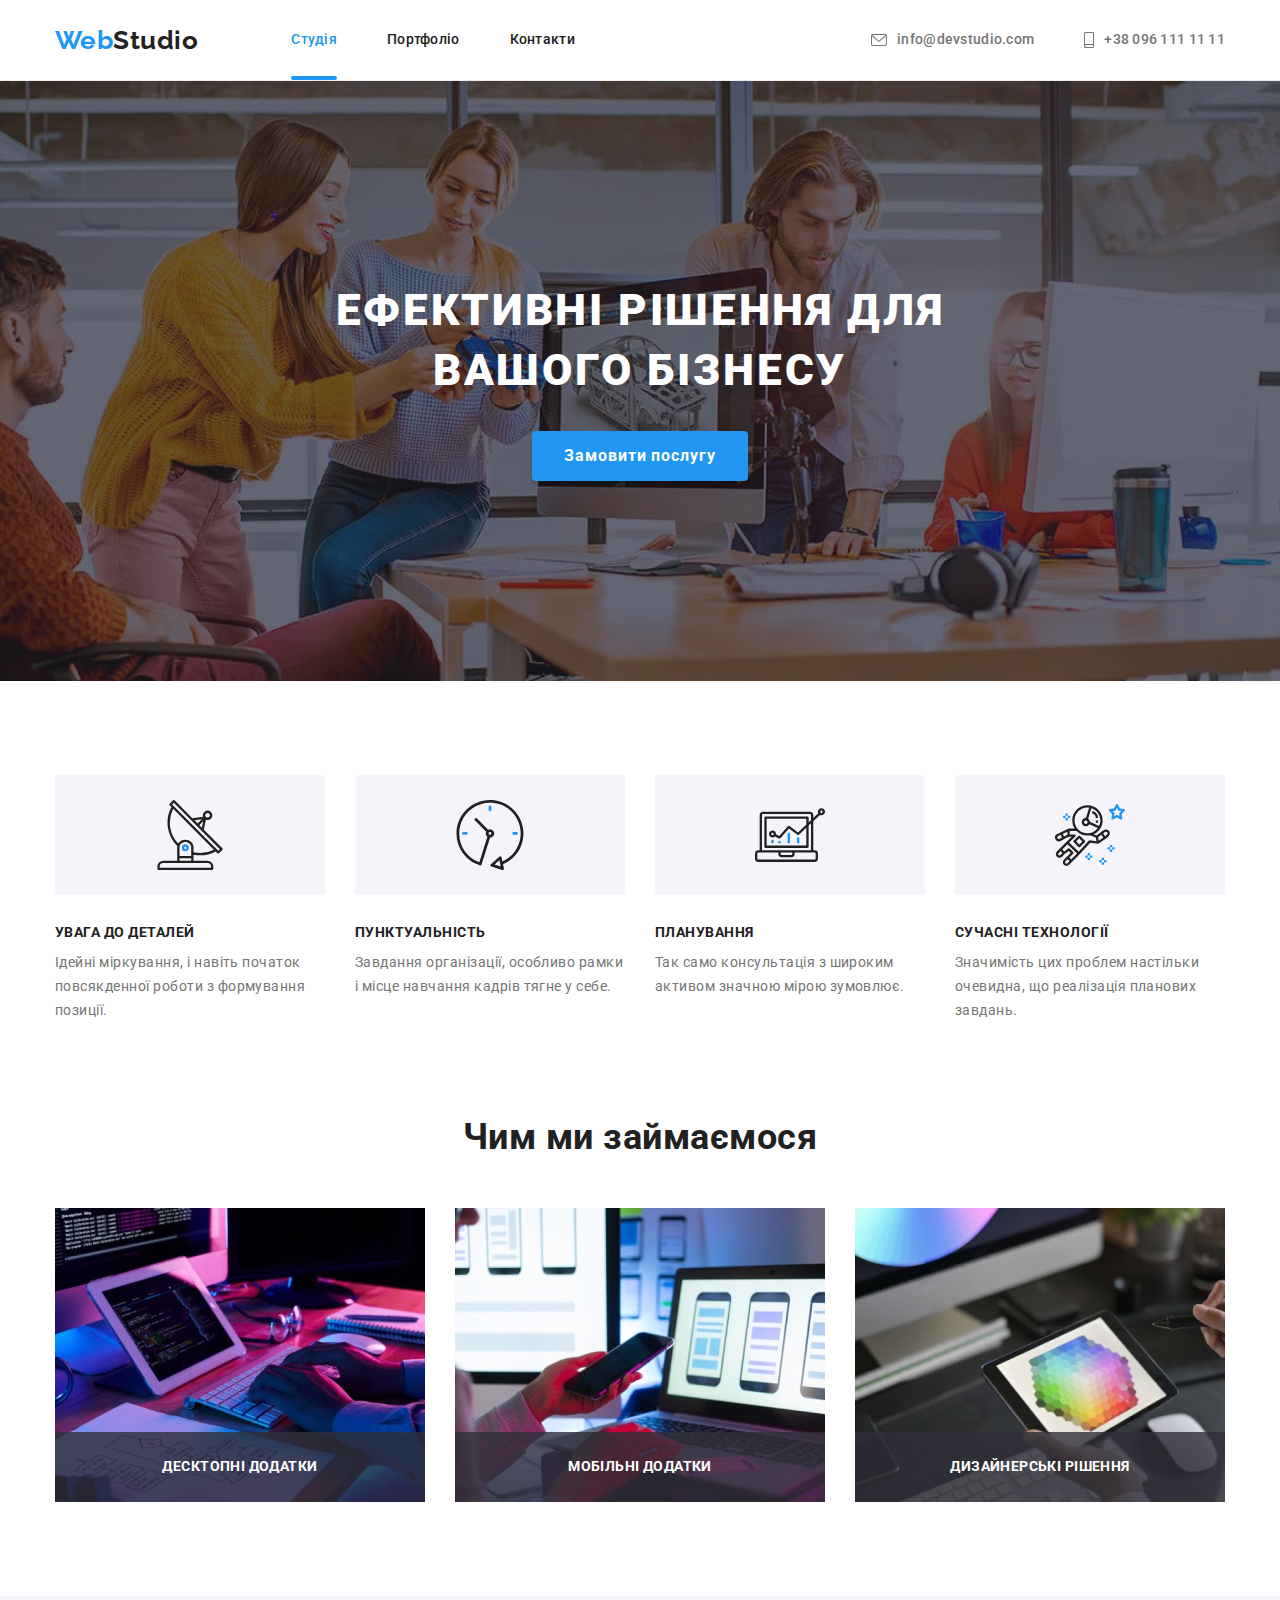
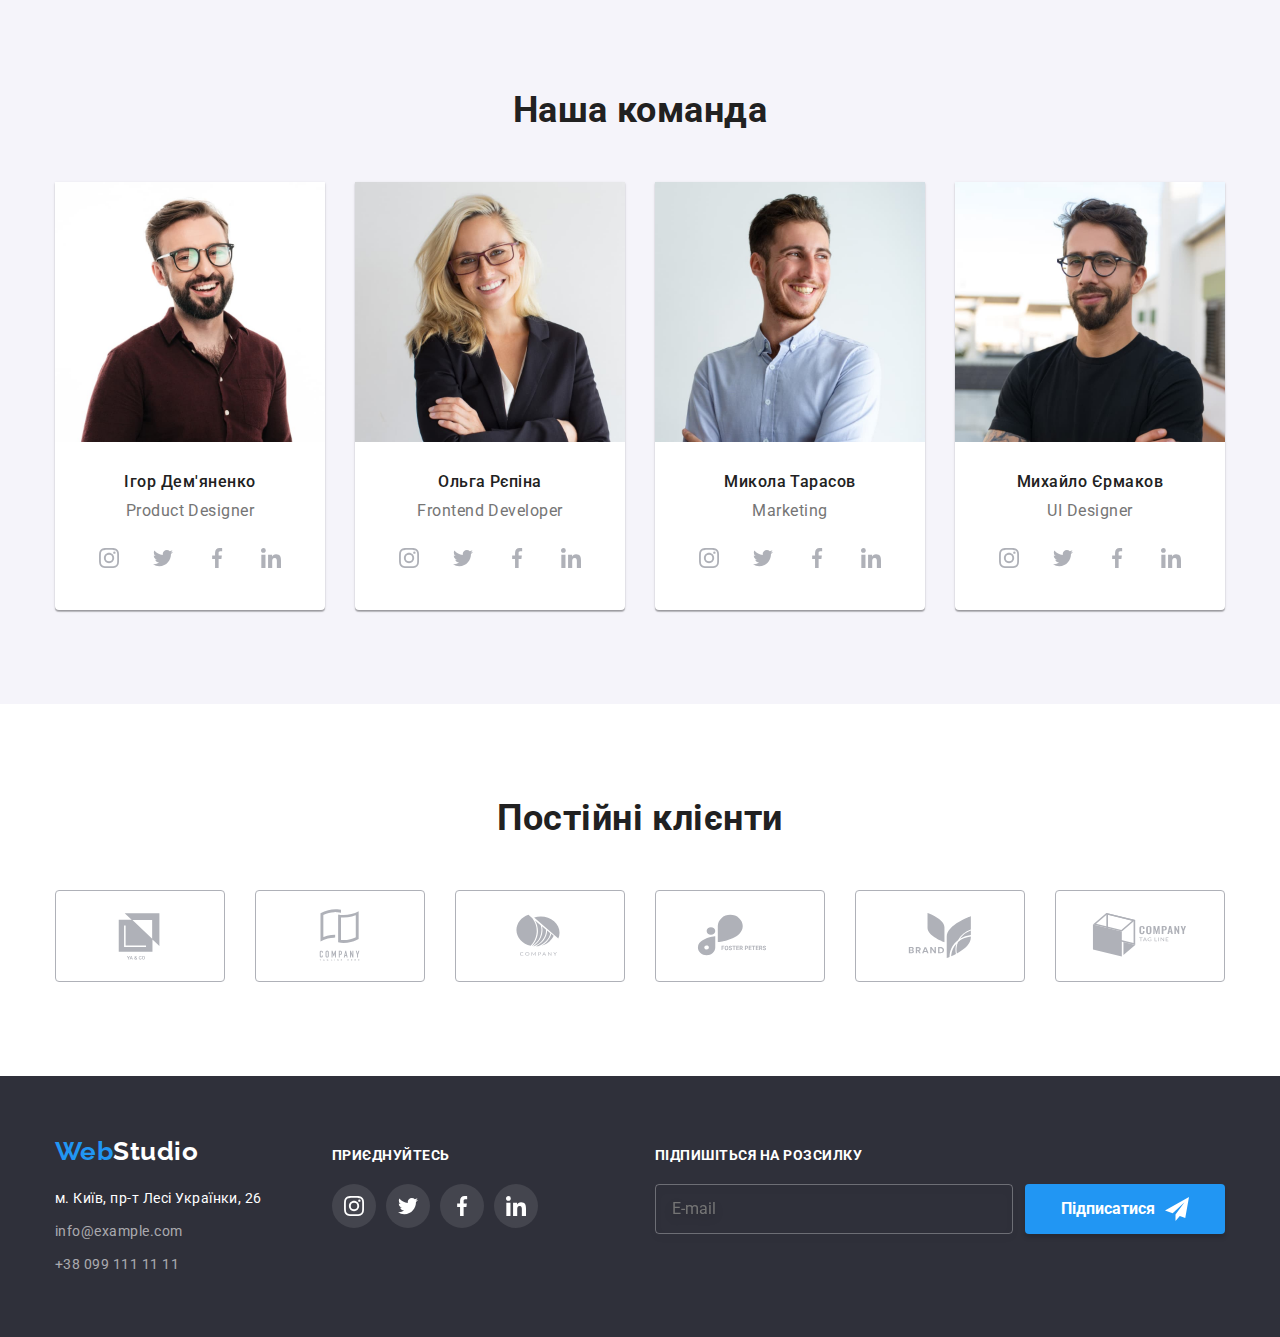
<file: index.html>
<!DOCTYPE html>
<html lang="uk">
	<head>
		<meta charset="UTF-8" />
		<meta http-equiv="X-UA-Compatible" content="IE=edge" />
		<meta name="viewport" content="width=device-width, initial-scale=1.0" />
		<title>ВебСтудія</title>
		<link rel="preconnect" href="https://fonts.googleapis.com" />
		<link rel="preconnect" href="https://fonts.gstatic.com" crossorigin />
		<link
			href="https://fonts.googleapis.com/css2?family=Raleway:wght@700&family=Roboto:wght@400;500;700;900&display=swap"
			rel="stylesheet"
		/>
		<link
			rel="stylesheet"
			href="https://cdnjs.cloudflare.com/ajax/libs/modern-normalize/1.1.0/modern-normalize.min.css"
		/>
		<link rel="stylesheet" href="./css/styles.css" />
	</head>
	<body>
		<!-- header -->
		<header class="header">
			<div class="container header-nav">
				<a href="./index.html" lang="en" class="logo link"> Web<span>Studio</span></a>
				<nav>
					<ul class="site-nav list">
						<li class="item"><a href="./index.html" class="link current">Студія</a></li>
						<li class="item"><a href="./portfolio.html" class="link">Портфоліо</a></li>
						<li class="item"><a href="" class="link">Контакти</a></li>
					</ul>
				</nav>
				<ul class="site-nav list auth-list">
					<li class="item">
						<a href="mailto:info@devstudio.com" class="link">
							<svg class="icon" width="16" height="12">
								<use href="./images/icons.svg#icon-envelope"></use>
							</svg>
							info@devstudio.com</a
						>
					</li>
					<li class="item">
						<a href="tel:+380961111111" class="link">
							<svg class="icon" width="10" height="16">
								<use href="./images/icons.svg#icon-smartphone"></use></svg>
							+38 096 111 11 11</a>
						
					</li>
				</ul>
			</div>
		</header>
		<!-- main -->
		<main>
			<!-- banner -->
			<section class="hero">
				<div class="hero-content container">
					<h1 class="hero-title">Ефективні рішення для вашого бізнесу</h1>
					<button data-modal-open type="button" class="hero-button">Замовити послугу</button>
				</div>
			</section>

			<!-- Наші особливості -->
			<section class="features">
				<div class="container">
					<h2 class="features-title visually-hidden">Наші особливості</h2>
					<ul class="features-list list">
						<li class="features-items">
							<div class="features-picture">
								<svg class="features-icon" width="70" height="70">
									<use href="./images/icons.svg#icon-antenna"></use>
								</svg>
							</div>
							<h3 class="features-subtitle">Увага до деталей</h3>
							<p class="features-text">Ідейні міркування, і навіть початок повсякденної роботи з формування позиції.</p>
						</li>
						<li class="features-items">
							<div class="features-picture">
								<svg class="features-icon" width="70" height="70">
									<use href="./images/icons.svg#icon-clock"></use>
								</svg>
							</div>
							<h3 class="features-subtitle">Пунктуальність</h3>
							<p class="features-text">Завдання організації, особливо рамки і місце навчання кадрів тягне у себе.</p>
						</li>
						<li class="features-items">
							<div class="features-picture">
								<svg class="features-icon" width="70" height="70">
									<use href="./images/icons.svg#icon-diagram"></use>
								</svg>
							</div>
							<h3 class="features-subtitle">Планування</h3>
							<p class="features-text">Так само консультація з широким активом значною мірою зумовлює.</p>
						</li>
						<li class="features-items">
							<div class="features-picture">
								<svg class="features-icon" width="70" height="70">
									<use href="./images/icons.svg#icon-astronaut"></use>
								</svg>
							</div>
							<h3 class="features-subtitle">Сучасні технології</h3>
							<p class="features-text">Значимість цих проблем настільки очевидна, що реалізація планових завдань.</p>
						</li>
					</ul>
				</div>
			</section>
			<!-- Чим ми займаємось -->
			<section class="work">
				<div class="container">
					<h2 class="work-title">Чим ми займаємося</h2>
					<ul class="work-list list">
						<li class="work-list-item">
							<img src="./images/desktop-32.jpg" alt="Планшет на столі" width="370" height="294" />
							<p class="work-text">Десктопні додатки</p>
						</li>
						<li class="work-list-item">
							<img src="./images/mobile.jpg" alt="Телефон в руці" width="370" height="294" />
							<p class="work-text">Мобільні додатки</p>
						</li>
						<li class="work-list-item">
							<img src="./images/disign.jpg" alt="Планшет в руці" width="370" height="294" />
							<p class="work-text">Дизайнерські рішення</p>
						</li>
					</ul>
				</div>
			</section>
			<!-- наша команда -->
			<section class="team">
				<div class="container team-card">
					<h2 class="teams-title">Наша команда</h2>
					<ul class="team-list list">
						<li class="team-item">
							<img src="./images/img.jpg" alt="Фото Игоря" width="270" height="260" />
							<div class="team-discription">
								<h3 class="team-title">Ігор Дем'яненко</h3>
								<p lang="en" class="team-position">Product Designer</p>
								<ul class="team-social list">
									<li class="team-social-item">
										<a href="" class="team-social-link" aria-label="Instagram">
											<svg class="team-social-icon" width="20" height="20">
												<use href="./images/icons.svg#icon-instagram"></use>
											</svg>
										</a>
									</li>
									<li class="team-social-item">
										<a href="" class="team-social-link" aria-label="Twitter">
											<svg class="team-social-icon" width="20" height="20">
												<use href="./images/icons.svg#icon-twitter"></use>
											</svg>
										</a>
									</li>
									<li class="team-social-item">
										<a href="" class="team-social-link" aria-label="Facebook">
											<svg class="team-social-icon" width="20" height="20">
												<use href="./images/icons.svg#icon-facebook"></use>
											</svg>
										</a>
									</li>
									<li class="team-social-item">
										<a href="" class="team-social-link" aria-label="LinkedIn">
											<svg class="team-social-icon" width="20" height="20">
												<use href="./images/icons.svg#icon-linkedin"></use>
											</svg>
										</a>
									</li>
								</ul>
							</div>
						</li>
						<li class="team-item">
							<img src="./images/img-2.jpg" alt="Фото Ольги" width="270" height="260" />
							<div class="team-discription">
								<h3 class="team-title">Ольга Рєпіна</h3>
								<p lang="en" class="team-position">Frontend Developer</p>
								<ul class="team-social list">
									<li class="team-social-item">
										<a href="" class="team-social-link" aria-label="Instagram">
											<svg class="team-social-icon" width="20" height="20">
												<use href="./images/icons.svg#icon-instagram"></use>
											</svg>
										</a>
									</li>
									<li class="team-social-item">
										<a href="" class="team-social-link" aria-label="Twitter">
											<svg class="team-social-icon" width="20" height="20">
												<use href="./images/icons.svg#icon-twitter"></use>
											</svg>
										</a>
									</li>
									<li class="team-social-item">
										<a href="" class="team-social-link" aria-label="Facebook">
											<svg class="team-social-icon" width="20" height="20">
												<use href="./images/icons.svg#icon-facebook"></use>
											</svg>
										</a>
									</li>
									<li class="team-social-item">
										<a href="" class="team-social-link" aria-label="LinkedIn">
											<svg class="team-social-icon" width="20" height="20">
												<use href="./images/icons.svg#icon-linkedin"></use>
											</svg>
										</a>
									</li>
								</ul>
							</div>
						</li>
						<li class="team-item">
							<img src="./images/img-3.jpg" alt="Фото Николая" width="270" height="260" />
							<div class="team-discription">
								<h3 class="team-title">Микола Тарасов</h3>
								<p lang="en" class="team-position">Marketing</p>
								<ul class="team-social list">
									<li class="team-social-item">
										<a href="" class="team-social-link" aria-label="Instagram">
											<svg class="team-social-icon" width="20" height="20">
												<use href="./images/icons.svg#icon-instagram"></use>
											</svg>
										</a>
									</li>
									<li class="team-social-item">
										<a href="" class="team-social-link" aria-label="Twitter">
											<svg class="team-social-icon" width="20" height="20">
												<use href="./images/icons.svg#icon-twitter"></use>
											</svg>
										</a>
									</li>
									<li class="team-social-item">
										<a href="" class="team-social-link" aria-label="Facebook">
											<svg class="team-social-icon" width="20" height="20">
												<use href="./images/icons.svg#icon-facebook"></use>
											</svg>
										</a>
									</li>
									<li class="team-social-item">
										<a href="" class="team-social-link" aria-label="LinkedIn">
											<svg class="team-social-icon" width="20" height="20">
												<use href="./images/icons.svg#icon-linkedin"></use>
											</svg>
										</a>
									</li>
								</ul>
							</div>
						</li>
						<li class="team-item">
							<img src="./images/img-4.jpg" alt="Фото Михаила" width="270" height="260" />
							<div class="team-discription">
								<h3 class="team-title">Михайло Єрмаков</h3>
								<p lang="en" class="team-position">UI Designer</p>
								<ul class="team-social list">
									<li class="team-social-item">
										<a href="" class="team-social-link" aria-label="Instagram">
											<svg class="team-social-icon" width="20" height="20">
												<use href="./images/icons.svg#icon-instagram"></use>
											</svg>
										</a>
									</li>
									<li class="team-social-item">
										<a href="" class="team-social-link" aria-label="Twitter">
											<svg class="team-social-icon" width="20" height="20">
												<use href="./images/icons.svg#icon-twitter"></use>
											</svg>
										</a>
									</li>
									<li class="team-social-item">
										<a href="" class="team-social-link" aria-label="Facebook">
											<svg class="team-social-icon" width="20" height="20">
												<use href="./images/icons.svg#icon-facebook"></use>
											</svg>
										</a>
									</li>
									<li class="team-social-item">
										<a href="" class="team-social-link" aria-label="LinkedIn">
											<svg class="team-social-icon" width="20" height="20">
												<use href="./images/icons.svg#icon-linkedin"></use>
											</svg>
										</a>
									</li>
								</ul>
							</div>
						</li>
					</ul>
				</div>
			</section>
			<!-- Clients -->
			<section class="clients">
				<div class="container">
					<h2 class="clients-title">Постійні клієнти</h2>
					<ul class="clients-list list">
						<li class="clients-item">
							<a href="" class="clients-link">
								<svg class="clients-icon" width="106" height="60">
									<use href="./images/icons.svg#icon-Logo-1"></use>
								</svg>
							</a>
						</li>
						<li class="clients-item">
							<a href="" class="clients-link">
								<svg class="clients-icon" width="106" height="60">
									<use href="./images/icons.svg#icon-Logo-2"></use>
								</svg>
							</a>
						</li>
						<li class="clients-item">
							<a href="" class="clients-link">
								<svg class="clients-icon" width="106" height="60">
									<use href="./images/icons.svg#icon-Logo-3"></use>
								</svg>
							</a>
						</li>
						<li class="clients-item">
							<a href="" class="clients-link">
								<svg class="clients-icon" width="106" height="60">
									<use href="./images/icons.svg#icon-Logo-4"></use>
								</svg>
							</a>
						</li>
						<li class="clients-item">
							<a href="" class="clients-link">
								<svg class="clients-icon" width="106" height="60">
									<use href="./images/icons.svg#icon-Logo-5"></use>
								</svg>
							</a>
						</li>
						<li class="clients-item">
							<a href="" class="clients-link">
								<svg class="clients-icon" width="106" height="60">
									<use href="./images/icons.svg#icon-Logo-6"></use>
								</svg>
							</a>
						</li>
					</ul>
				</div>
			</section>
		</main>
		<!-- Footer -->
		<footer class="footer">
			<div class="container">
				<div class="adress-footer">
					<a href="./index.html" lang="en" class="footer-link logo link">Web<span>Studio</span></a>
					<address class="address">
						<p class="address-contact">м. Київ, пр-т Лесі Українки, 26</p>
						<ul class="contact-list list">
							<li class="item"><a href="mailto:info@example.com" class="link contact-item">info@example.com</a></li>
							<li class="item"><a href="tel:+380991111111" class="link contact-item">+38 099 111 11 11</a></li>
						</ul>
					</address>
				</div>
				<div class="join">
					<strong class="join-title">Приєднуйтесь</strong>
					<ul class="join-list list">
						<li class="join-item">
							<a href="" class="social-link" aria-label="Instagram">
								<svg class="social-icon" width="20" height="20">
									<use href="./images/icons.svg#icon-instagram"></use>
								</svg>
							</a>
						</li>
						<li class="join-item">
							<a href="" class="social-link" aria-label="Twitter">
								<svg class="social-icon" width="20" height="20">
									<use href="./images/icons.svg#icon-twitter"></use>
								</svg>
							</a>
						</li>
						<li class="join-item">
							<a href="" class="social-link" aria-label="Facebook">
								<svg class="social-icon" width="20" height="20">
									<use href="./images/icons.svg#icon-facebook"></use>
								</svg>
							</a>
						</li>
						<li class="join-item">
							<a href="" class="social-link" aria-label="LinkedIn">
								<svg class="social-icon" width="20" height="20">
									<use href="./images/icons.svg#icon-linkedin"></use>
								</svg>
							</a>
						</li>
					</ul>
				</div>
				<form class="subscrip-form">
					<div class="subscrip-wrap">
						<label for="subscrip" class="subscrip-title">Підпишіться на розсилку</label>

						<input type="email" id="subscrip" name="subscrip" class="subscrip-input" placeholder="E-mail" />
					</div>
					<button type="submit" class="subscrip-btn button">Підписатися</button>
				</form>
			</div>
		</footer>
		<!--  Модільне вікно -->
		<div data-modal class="backdrop is-hidden">
			<div class="modal">
				<button data-modal-close class="btn-close">
					<svg class="btn-close-icon" width="11px" height="11px">
						<use href="./images/icons.svg#icon-btn-close"></use>
					</svg>
				</button>
				
				<!--   Форма модального вікна -->

				
				<p class="form-title">Залиште свої дані, ми вам передзвонимо</p>
				<form class="form-modal">
					<label class="form-label">Ім'я
					<span class="input-field">
						<svg class="input-icon" width="18" height="18">
							<use href="./images/icons.svg#icon-person-icon"></use>
						</svg>
						<input type="text" name="name" class="form-input" />
					</span>
                    </label>
					<label  class="form-label">Телефон
					<span class="input-field">
						<svg class="input-icon" width="18" height="18">
							<use href="./images/icons.svg#icon-phone-icon"></use>
						</svg>
						<input type="tel" name="tel" class="form-input" />
					</span>
					</label>

					<label class="form-label">Пошта
					<span class="input-field">
						<svg class="input-icon" width="18" height="18">
							<use href="./images/icons.svg#icon-email-icon"></use>
						</svg>
						<input type="email" name="email" class="form-input" />
					</span>
					</label>

					<label  class="form-field-textarea">Коментар
					<textarea name="comment"  placeholder="Введіть текст" class="textarea-input"></textarea>
					</label>

					
					<label class="policy-checkbox">
							<input type="checkbox" name="policy" class="checkbox visually-hidden" />
							<span class="checkbox-icon"></span>
							Погоджуюся з розсилкою та приймаю <a href="#" class="policy-link"> Умови договору</a>
						</label>
					<button type="submit" class="submit-btn button">Відправити</button>
				</form>
			</div>
		</div>
		<script src="./js/modal.js"></script>
	</body>
</html>
</file>
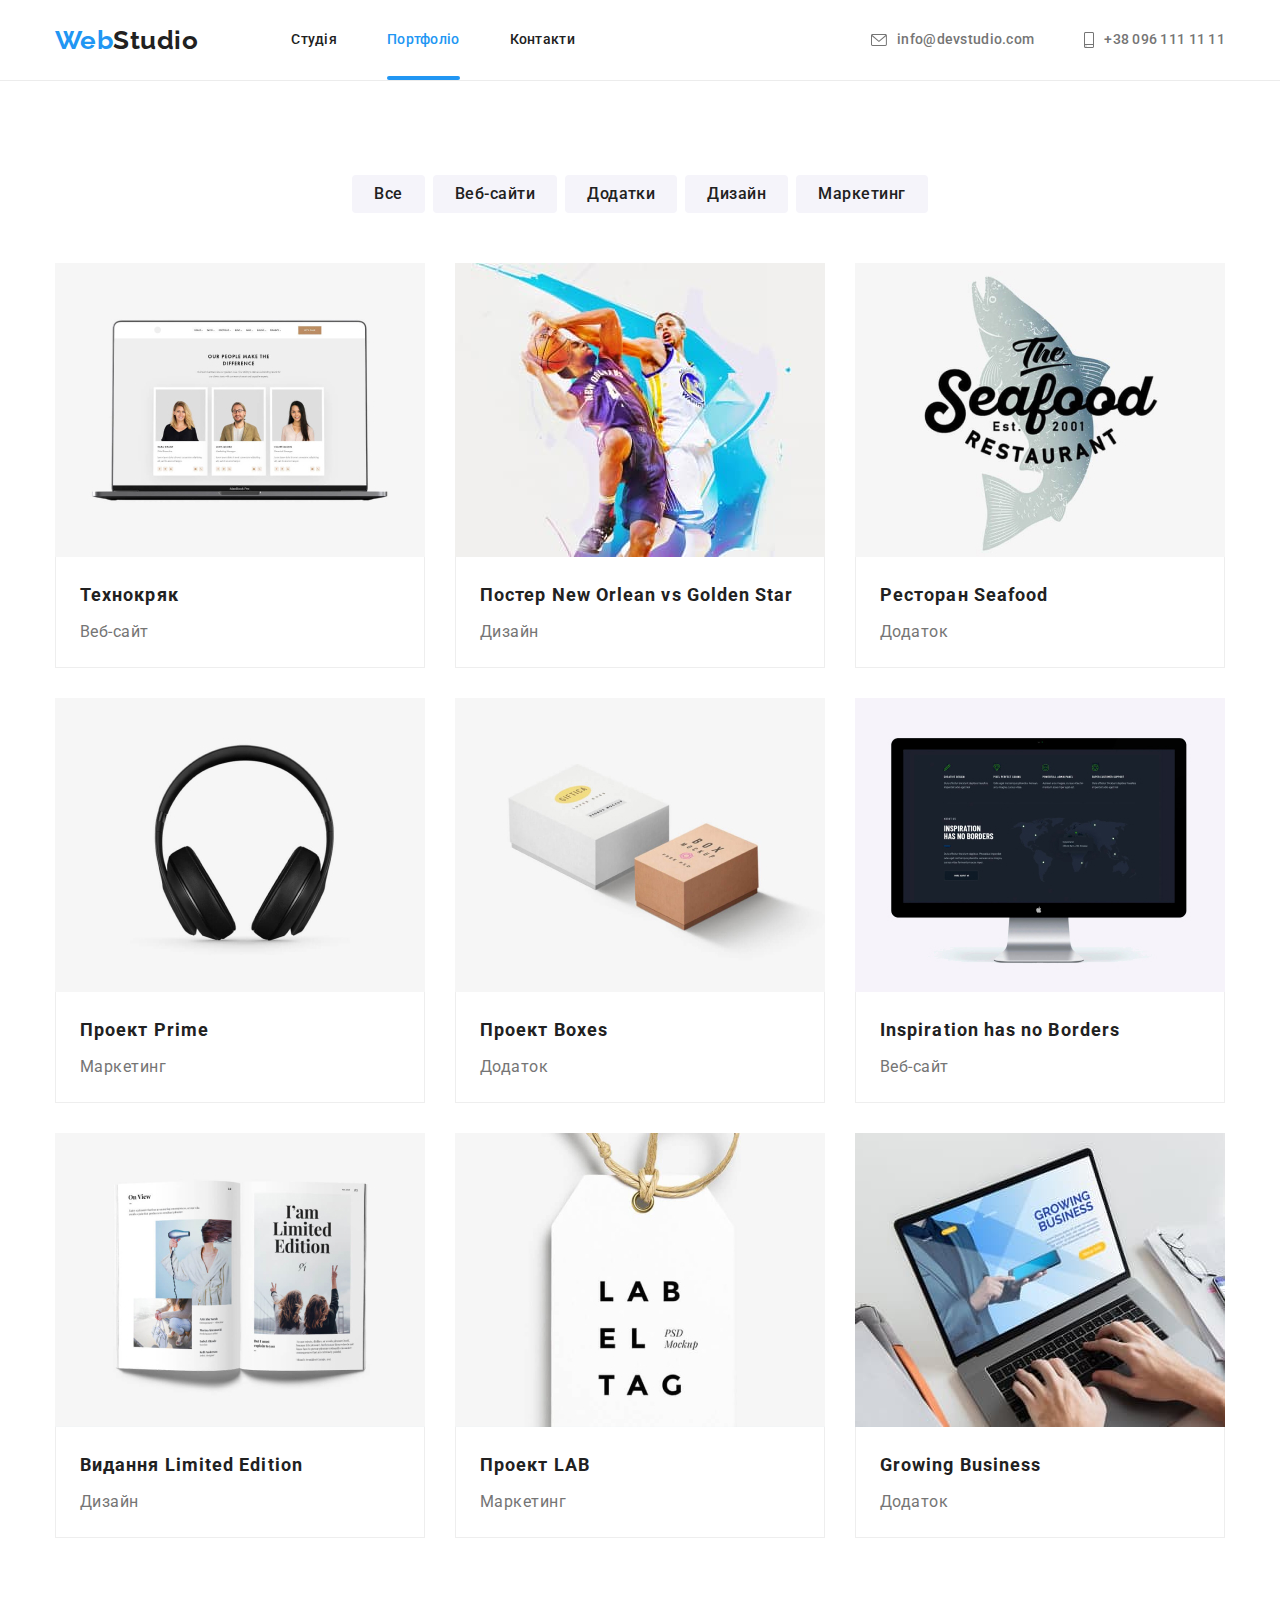
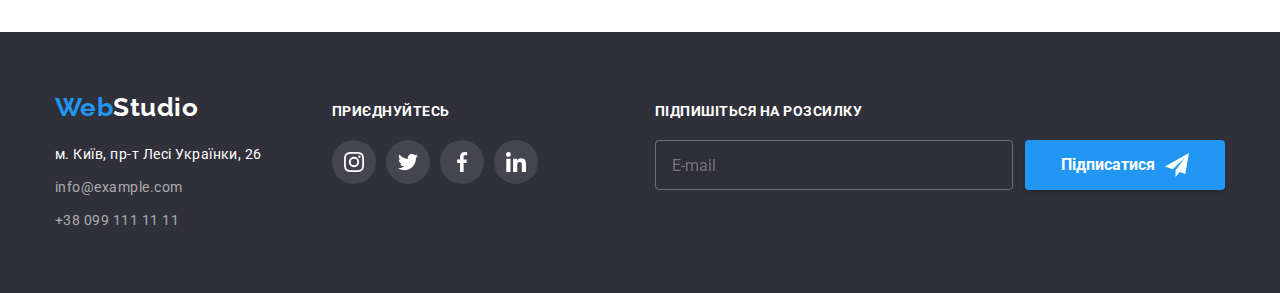
<file: portfolio.html>
<!DOCTYPE html>
<html lang="uk">
	<head>
		<meta charset="UTF-8" />
		<meta http-equiv="X-UA-Compatible" content="IE=edge" />
		<meta name="viewport" content="width=device-width, initial-scale=1.0" />
		<title>Портфоліо</title>
		<link rel="preconnect" href="https://fonts.googleapis.com" />
		<link rel="preconnect" href="https://fonts.gstatic.com" crossorigin />
		<link
			href="https://fonts.googleapis.com/css2?family=Raleway:wght@700&family=Roboto:wght@400;500;700;900&display=swap"
			rel="stylesheet"
		/>
		<link
			rel="stylesheet"
			href="https://cdnjs.cloudflare.com/ajax/libs/modern-normalize/1.1.0/modern-normalize.min.css"
		/>
		<link rel="stylesheet" href="./css/styles.css" />
	</head>
	<body>
		<!-- Header -->
		<header class="header">
			<div class="container header-nav">
				<a href="./index.html" lang="en" class="logo link"> Web<span>Studio</span></a>
				<nav>
					<ul class="site-nav list">
						<li class="item"><a href="./index.html" class="link">Студія</a></li>
						<li class="item"><a href="./portfolio.html" class="link current">Портфоліо</a></li>
						<li class="item"><a href="" class="link">Контакти</a></li>
					</ul>
				</nav>
				<ul class="auth-list site-nav list">
					<li class="item">
						<a href="mailto:info@devstudio.com" class="link">
							<svg class="icon" width="16" height="12">
								<use href="./images/icons.svg#icon-envelope"></use>
							</svg>
							info@devstudio.com</a
						>
					</li>
					<li class="item">
						<a href="tel:+380961111111" class="link">
							<svg class="icon" width="10" height="16">
								<use href="./images/icons.svg#icon-smartphone"></use></svg>+38 096 111 11 11</a
						>
					</li>
				</ul>
			</div>
		</header>
		<!-- Main -->
		<main>
			<section class="portfolio">
				<div class="container">
					<h1 class="visually-hidden">Портфоліо</h1>
					<ul class="filters list">
						<li class="filters-item"><button type="button" class="filters-btn">Все</button></li>
						<li class="filters-item"><button type="button" class="filters-btn">Веб-сайти</button></li>
						<li class="filters-item"><button type="button" class="filters-btn">Додатки</button></li>
						<li class="filters-item"><button type="button" class="filters-btn">Дизайн</button></li>
						<li class="filters-item"><button type="button" class="filters-btn">Маркетинг</button></li>
					</ul>

					<ul class="projects list">
						<li class="project-card">
							<a class="card-link link" href="">
								<div class="project-overlay-wrap">
									<img src="./images/portfolio-1.jpg" alt="Фото людей на моніторі ноутбука" width="370" height="294" />
									<p class="overlay-card">
										Ресурс пропонує комплексні пропозиції з різним рівнем функціоналу та сервісів. Все це дозволить
										відвідувачу отримати вичерпні відомості про компанію чи приватну особу.
									</p>
								</div>
								<div class="project-discription">
									<h2 class="project-title">Технокряк</h2>
									<p class="project-subject">Веб-сайт</p>
								</div>
							</a>
						</li>
						<li class="project-card">
							<a class="card-link link" href="">
								<div class="project-overlay-wrap">
									<img src="./images/portfolio-2.jpg" alt="Баскетболісти з мʼячем" width="370" height="294" />
									<p class="overlay-card">
										Ресурс пропонує комплексні пропозиції з різним рівнем функціоналу та сервісів. Все це дозволить
										відвідувачу отримати вичерпні відомості про компанію чи приватну особу.
									</p>
								</div>
								<div class="project-discription">
									<h2 class="project-title">
										Постер
										<span lang="en">New Orlean vs Golden Star</span>
									</h2>
									<p class="project-subject">Дизайн</p>
								</div>
							</a>
						</li>
						<li class="project-card">
							<a class="card-link link" href="">
								<div class="project-overlay-wrap">
									<img src="./images/portfolio-3.jpg" alt="Велика риба" width="370" height="294" />
									<p class="overlay-card">
										Ресурс пропонує комплексні пропозиції з різним рівнем функціоналу та сервісів. Все це дозволить
										відвідувачу отримати вичерпні відомості про компанію чи приватну особу.
									</p>
								</div>
								<div class="project-discription">
									<h2 class="project-title">
										Ресторан
										<span lang="en">Seafood</span>
									</h2>
									<p class="project-subject">Додаток</p>
								</div>
							</a>
						</li>
						<li class="project-card">
							<a class="card-link link" href="">
								<div class="project-overlay-wrap">
									<img src="./images/portfolio-4.jpg" alt="Навушники" width="370" height="294" />
									<p class="overlay-card">
										Ресурс пропонує комплексні пропозиції з різним рівнем функціоналу та сервісів. Все це дозволить
										відвідувачу отримати вичерпні відомості про компанію чи приватну особу.
									</p>
								</div>
								<div class="project-discription">
									<h2 class="project-title">
										Проект
										<span lang="en">Prime</span>
									</h2>
									<p class="project-subject">Маркетинг</p>
								</div>
							</a>
						</li>
						<li class="project-card">
							<a class="card-link link" href="">
								<div class="project-overlay-wrap">
									<img src="./images/portfolio-5.jpg" alt="Дві коробки" width="370" height="294" />
									<p class="overlay-card">
										Ресурс пропонує комплексні пропозиції з різним рівнем функціоналу та сервісів. Все це дозволить
										відвідувачу отримати вичерпні відомості про компанію чи приватну особу.
									</p>
								</div>
								<div class="project-discription">
									<h2 class="project-title">
										Проект
										<span lang="en">Boxes</span>
									</h2>
									<p class="project-subject">Додаток</p>
								</div>
							</a>
						</li>
						<li class="project-card">
							<a class="card-link link" href="">
								<div class="project-overlay-wrap">
									<img src="./images/portfolio-6.jpg" alt="Монітор" width="370" height="294" />
									<p class="overlay-card">
										Ресурс пропонує комплексні пропозиції з різним рівнем функціоналу та сервісів. Все це дозволить
										відвідувачу отримати вичерпні відомості про компанію чи приватну особу.
									</p>
								</div>
								<div class="project-discription">
									<h2 lang="en" class="project-title">Inspiration has no Borders</h2>
									<p class="project-subject">Веб-сайт</p>
								</div>
							</a>
						</li>
						<li class="project-card">
							<a class="card-link link" href="">
								<div class="project-overlay-wrap">
									<img src="./images/portfolio-7.jpg" alt="Розгорнута книга" width="370" height="294" />
									<p class="overlay-card">
										Ресурс пропонує комплексні пропозиції з різним рівнем функціоналу та сервісів. Все це дозволить
										відвідувачу отримати вичерпні відомості про компанію чи приватну особу.
									</p>
								</div>
								<div class="project-discription">
									<h2 class="project-title">
										Видання
										<span lang="en">Limited Edition</span>
									</h2>
									<p class="project-subject">Дизайн</p>
								</div>
							</a>
						</li>
						<li class="project-card">
							<a class="card-link link" href="">
								<div class="project-overlay-wrap">
									<img src="./images/portfolio-8.jpg" alt="Ярлик на мотузку" width="370" height="294" />
									<p class="overlay-card">
										Ресурс пропонує комплексні пропозиції з різним рівнем функціоналу та сервісів. Все це дозволить
										відвідувачу отримати вичерпні відомості про компанію чи приватну особу.
									</p>
								</div>
								<div class="project-discription">
									<h2 class="project-title">
										Проект
										<span lang="en">LAB</span>
									</h2>
									<p class="project-subject">Маркетинг</p>
								</div></a
							>
						</li>
						<li class="project-card">
							<a class="card-link link" href="">
								<div class="project-overlay-wrap">
									<img
										src="./images/portfolio-9.jpg"
										alt="Руки людини на клавіатурі ноутбука "
										width="370"
										height="294"
									/>
									<p class="overlay-card">
										Ресурс пропонує комплексні пропозиції з різним рівнем функціоналу та сервісів. Все це дозволить
										відвідувачу отримати вичерпні відомості про компанію чи приватну особу.
									</p>
								</div>
								<div class="project-discription">
									<h2 lang="en" class="project-title">Growing Business</h2>
									<p class="project-subject">Додаток</p>
								</div>
							</a>
						</li>
					</ul>
				</div>
			</section>
		</main>

		<!-- Footer -->
		<footer class="footer">
			<div class="container">
				<div class="adress-footer">
					<a href="./index.html" lang="en" class="footer-link logo link"> Web<span>Studio</span> </a>
					<address class="address">
						<p class="address-contact">м. Київ, пр-т Лесі Українки, 26</p>
						<ul class="contact-list list">
							<li class="item"><a href="mailto:info@example.com" class="link contact-item">info@example.com</a></li>
							<li class="item"><a href="tel:+380991111111" class="link contact-item">+38 099 111 11 11</a></li>
						</ul>
					</address>
				</div>
				<div class="join">
					<strong class="join-title">Приєднуйтесь</strong>
					<ul class="join-list list">
						<li class="join-item">
							<a href="" class="social-link" aria-label="Instagram">
								<svg class="social-icon" width="20" height="20">
									<use href="./images/icons.svg#icon-instagram"></use>
								</svg>
							</a>
						</li>
						<li class="join-item">
							<a href="" class="social-link" aria-label="Twitter">
								<svg class="social-icon" width="20" height="20">
									<use href="./images/icons.svg#icon-twitter"></use>
								</svg>
							</a>
						</li>
						<li class="join-item">
							<a href="" class="social-link" aria-label="Facebook">
								<svg class="social-icon" width="20" height="20">
									<use href="./images/icons.svg#icon-facebook"></use>
								</svg>
							</a>
						</li>
						<li class="join-item">
							<a href="" class="social-link" aria-label="LinkedIn">
								<svg class="social-icon" width="20" height="20">
									<use href="./images/icons.svg#icon-linkedin"></use>
								</svg>
							</a>
						</li>
					</ul>
				</div>
				<form class="subscrip-form">
					<div class="subscrip-wrap">
						<label for="subscrip" class="subscrip-title">Підпишіться на розсилку</label>

						<input type="email" id="subscrip" name="subscrip" class="subscrip-input" placeholder="E-mail" />
					</div>
					<button type="submit" class="subscrip-btn button">Підписатися</button>
				</form>
			</div>
			</div>
		</footer>
	</body>
</html>
</file>
<file: css/styles.css>
/* Переменные  */
:root {
	--primary-text-color: #212121;
	--first-text-color: #757575;
	--second-text-color: #ffffff;
	--accent-text-color: #2196f3;

	--second-background-color: #2f303a;
	--accent-btn-background-color: #2196f3;
	--icon-hover-backgr-color: #2196f3;

	--icon-color: #afb1b8;
	--icon-hover-color: #ffffff;

	--margin-block: 30px;
	--timing-function: cubic-bezier(0.4, 0, 0.2, 1);
	--trans-duration: 250ms;
}

body {
	font-family: Roboto, sans-serif;
	letter-spacing: 0.03em;
	color: var(--primary-text-color);
}

.list {
	list-style: none;
}

h1,
h2,
h3,
h4,
h5,
h6,
p {
	margin: 0;
}

ul {
	margin: 0;
	padding-left: 0;
}

img {
	display: block;
	max-width: 100%;
	height: auto;
}
button {
	border: none;
	cursor: pointer;
	border-radius: 4px;
}

.visually-hidden {
	position: absolute;
	white-space: nowrap;
	width: 1px;
	height: 1px;
	overflow: hidden;
	border: 0;
	padding: 0;
	clip: rect(0 0 0 0);
	clip-path: inset(50%);
	margin: -1px;
}
.container {
	width: 1200px;
	margin: 0 auto;
	padding-left: 15px;
	padding-right: 15px;
}
section {
	padding: 94px 0;
}

/* header */

.header {
	border-bottom: 1px solid #ececec;
	background-color: #ffffff;
}

.header .link,
.footer .link {
	text-decoration: none;
}

/* логотип */
.logo {
	margin-right: 93px;

	font-family: Raleway, sans-serif;
	font-weight: 700;
	font-size: 26px;
	line-height: 1.19;
	color: var(--accent-text-color);
}
.header-nav .logo {
	padding-top: 24px;
	padding-bottom: 24px;
}

.header-nav span {
	color: var(--primary-text-color);
}

.header-nav {
	display: flex;
	align-items: center;
}

.site-nav {
	display: flex;
	gap: 50px;
}

.site-nav .link {
	display: flex;
	align-items: center;
	justify-content: center;
	padding-top: 32px;
	padding-bottom: 32px;

	font-weight: 500;
	font-size: 14px;
	line-height: 1.14;
	letter-spacing: 0.02em;
	color: var(--primary-text-color);
	transition: color var(--trans-duration) var(--timing-function);
}

.site-nav .current {
	position: relative;

	color: var(--accent-text-color);
}
.current::after {
	position: absolute;
	left: 0;
	bottom: 0;
	content: "";
	width: 100%;
	height: 4px;
	border-radius: 2px;
	background-color: currentColor;
}

.site-nav .link:hover,
.site-nav .link:focus {
	color: var(--accent-text-color);
}

.auth-list {
	margin-left: auto;
}

.auth-list .link {
	color: var(--first-text-color);
}
.site-nav .icon {
	margin-right: 10px;
	fill: currentColor;
}

/* hero */
.hero {
	max-width: 1600px;
	margin: 0 auto;
	padding-top: 200px;
	padding-bottom: 200px;

	text-align: center;
	color: var(--second-text-color);

	background-color: #c4c4c4;
	background-image: linear-gradient(to right, rgba(47, 48, 58, 0.4), rgba(47, 48, 58, 0.4)),
		url(../images/img-overlay.jpg);
	background-repeat: no-repeat;
	background-position: center;
	background-size: cover;
}

.hero-title {
	margin: auto;
	max-width: 696px;
	margin-bottom: var(--margin-block);

	font-weight: 900;
	font-size: 44px;
	line-height: 1.36;
	letter-spacing: 0.06em;
	text-transform: uppercase;
}

.hero-button {
	padding: 10px 32px;
	box-shadow: 0px 4px 4px rgba(0, 0, 0, 0.15);

	font-family: inherit;
	font-weight: 700;
	font-size: 16px;
	line-height: 1.88;
	letter-spacing: 0.06em;
	color: var(--second-text-color);
	background-color: var(--accent-btn-background-color);

	transition: background-color var(--trans-duration) var(--timing-function);
}

.hero-button:hover,
.hero-button:focus {
	background-color: #188ce8;
}

/* Features */

.features-list .features-subtitle {
	margin-bottom: 10px;

	font-weight: 700;
	font-size: 14px;
	line-height: 1.14;
	text-transform: uppercase;
}

.features-list {
	display: flex;
	gap: var(--margin-block);
}

.features-items {
	width: calc((100% - 90px) / 4);
}

.features-picture {
	display: flex;
	justify-content: center;
	align-items: center;
	height: 120px;
	background-color: #f5f4fa;
	border-radius: 4px;
	margin-bottom: var(--margin-block);
}

.features-list .features-text {
	margin-bottom: 0;

	font-size: 14px;
	line-height: 1.71;
	color: var(--first-text-color);
}

/* Чем ми занимаємось, Наша команда*/
.work-list-item {
	position: relative;
}
.work-text {
	display: flex;
	justify-content: center;
	align-items: center;
	background-color: rgba(47, 48, 58, 0.8);
	width: 100%;
	height: 70px;
	position: absolute;
	bottom: 0;

	font-weight: 700;
	font-size: 14px;
	line-height: 1.14;
	text-align: center;
	letter-spacing: 0.03em;
	text-transform: uppercase;

	color: #ffffff;
}

.work-list {
	display: flex;
	gap: var(--margin-block);
}

.work {
	padding-top: 0;
}

.work-title,
.teams-title {
	margin-bottom: 50px;

	font-weight: 700;
	font-size: 36px;
	line-height: 1.16;
	text-align: center;
}

/* наша команда */
.team {
	background-color: #f5f4fa;
}

.team-list {
	display: flex;
	gap: var(--margin-block);
}

.team-discription {
	padding: 30px 0;
}

.team-list .team-item {
	width: calc((100% - 90px) / 4);
	text-align: center;
	box-shadow: 0px 1px 3px rgba(0, 0, 0, 0.12), 0px 1px 1px rgba(0, 0, 0, 0.14), 0px 2px 1px rgba(0, 0, 0, 0.2);
	border-radius: 0px 0px 4px 4px;
	background-color: #ffffff;
}

.team .team-title {
	margin-bottom: 10px;

	font-weight: 500;
	font-size: 16px;
	line-height: 1.19;
}

.team .team-position {
	margin-bottom: 16px;

	line-height: 1.19;
	color: var(--first-text-color);
}
.team-social {
	display: flex;
	justify-content: center;
	align-items: center;
	gap: 10px;
}
.team-social-link {
	display: flex;
	align-items: center;
	justify-content: center;
	width: 44px;
	height: 44px;
	border-radius: 50%;
	fill: var(--icon-color);
	transition: background-color var(--trans-duration) var(--timing-function),
		fill var(--trans-duration) var(--timing-function);
}

.team-social-link:hover,
.team-social-link:focus {
	background-color: var(--icon-hover-backgr-color);
	fill: var(--icon-hover-color);
}

/* Клієнти */

.clients-title {
	margin-bottom: 50px;

	font-weight: 700;
	font-size: 36px;
	line-height: 1.16;
	text-align: center;
}
.clients-list {
	display: flex;
	gap: var(--margin-block);
}
.clients-link {
	display: flex;
	justify-content: center;
	align-items: center;
	outline: transparent;
	width: 170px;
	height: 92px;
	border: 1px solid #afb1b8;
	border-radius: 4px;
	fill: var(--icon-color);
	transition: fill var(--trans-duration) var(--timing-function), border var(--trans-duration) var(--timing-function);
}

.clients-link:hover,
.clients-link:focus {
	border: 1px solid var(--icon-hover-backgr-color);
	fill: var(--accent-text-color);
}

/* footer */
.footer {
	padding-top: 60px;
	padding-bottom: 60px;

	background-color: var(--second-background-color);
}

.footer .container {
	display: flex;
	align-items: baseline;
}

.footer-link.link {
	display: inline-block;
	margin-bottom: 20px;
	margin-right: 0;
}

.footer span {
	color: var(--second-text-color);
}

.footer .contact-item {
	color: rgba(255, 255, 255, 0.6);
	margin-top: 9px;
	transition: color 250ms cubic-bezier(0.4, 0, 0.2, 1);
}
.adress-footer {
	margin-right: 70px;
}

.footer .address {
	font-size: 14px;
	line-height: 1.71;
	font-style: normal;
}

.address .address-contact {
	display: block;

	color: var(--second-text-color);
}

.contact-list .contact-item:hover,
.contact-list .contact-item:focus {
	color: var(--accent-text-color);
}

.contact-list .item {
	margin-top: 9px;
}

/* join */

.join {
	display: flex;
	flex-direction: column;
	/* margin-right: 93px; */
}

.join-title {
	margin-bottom: 20px;
	font-weight: 700;
	font-size: 14px;
	line-height: 1.14;
	text-transform: uppercase;
	color: var(--second-text-color);
	text-align: left;
}

.join-list {
	display: flex;
	justify-content: center;
	gap: 10px;
}

.social-link {
	display: flex;
	width: 44px;
	height: 44px;
	justify-content: center;
	align-items: center;

	border-radius: 50%;
	background-color: rgba(255, 255, 255, 0.1);
	transition: background-color var(--trans-duration) var(--timing-function);
}

.social-icon {
	fill: var(--second-text-color);
}
.social-link:hover,
.social-link:focus {
	background-color: var(--icon-hover-backgr-color);
}
/* Підпишись */
.subscrip-form {
	display: flex;
	align-items: flex-end;
	margin-left: auto;
}
.subscrip-wrap {
	display: flex;
	flex-direction: column;
	margin-right: 12px;
}
.subscrip-title {
	display: inline-block;
	margin-bottom: 20px;
	font-weight: 700;
	font-size: 14px;
	line-height: 1.14;
	text-transform: uppercase;
	color: #ffffff;
}
.subscrip-input {
	padding: 15px 16px;
	width: 358px;
	height: 50px;
	background-color: transparent;

	border: 1px solid rgba(255, 255, 255, 0.3);
	filter: drop-shadow(0px 4px 4px rgba(0, 0, 0, 0.15));
	border-radius: 4px;
	font-size: 16px;
	line-height: 1.25;
	color: rgba(255, 255, 255, 0.6);
}
.subscrip-btn {
	display: flex;
	justify-content: center;
	align-items: center;
	width: 200px;
	height: 50px;
	font-weight: 700;
	font-size: 16px;
	line-height: 1.87;
	color: var(--second-text-color);
	background-color: var(--accent-btn-background-color);
	box-shadow: 0px 4px 4px rgba(0, 0, 0, 0.15);
	border-radius: 4px;
	transition: background-color var(--trans-duration) var(--timing-function);
}
.subscrip-btn::after {
	content: "";
	background-image: url(../images/icon-send.svg);
	width: 24px;
	height: 24px;
	margin-left: 10px;
}
.subscrip-btn:hover,
.subscrip-btn:focus {
	background-color: #188ce8;
}

/* модальне вікно */
.backdrop {
	z-index: 10;
	position: fixed;
	top: 0;
	left: 0;
	width: 100%;
	height: 100%;
	background-color: rgba(0, 0, 0, 0.2);
	opacity: 1;
	visibility: visible;
	transition: opacity var(--trans-duration) var(--timing-function),
		visibility var(--trans-duration) var(--timing-function), transform var(--trans-duration) var(--timing-function);
}
.backdrop.is-hidden {
	opacity: 0;
	pointer-events: none;
	visibility: hidden;
	transform: rotate(180deg);
}
.backdrop.is-hidden .modal {
	transform: translate(-50%, -50%) scale(0.7);
}
.modal {
	padding: 40px;
	position: absolute;
	top: 50%;
	left: 50%;
	transform: translate(-50%, -50%) scale(1);
	width: 528px;
	min-height: 581px;
	background: #ffffff;
	box-shadow: 0px 1px 3px rgba(0, 0, 0, 0.12), 0px 1px 1px rgba(0, 0, 0, 0.14), 0px 2px 1px rgba(0, 0, 0, 0.2);
	border-radius: 4px;
	transition: transform var(--trans-duration) var(--timing-function);
}

.btn-close {
	position: absolute;
	top: 8px;
	right: 8px;
	display: flex;
	justify-content: center;
	align-items: center;
	width: 30px;
	height: 30px;
	background: #ffffff;
	border: 1px solid rgba(0, 0, 0, 0.1);
	border-radius: 50%;
	transition: fill var(--trans-duration) var(--timing-function);
}
.btn-close:hover,
.btn-close:focus {
	fill: #2196f3;
}
/* Форма */

.form-modal {
	display: flex;
	flex-direction: column;
	width: 100%;
	height: 100%;
	font-size: 12px;
	line-height: 1.16;
	letter-spacing: 0.01em;
	color: #757575;
}

.form-title {
	display: block;
	margin-bottom: 12px;
	font-weight: 700;
	font-size: 20px;
	line-height: 1.15;
	text-align: center;
	letter-spacing: 0.03em;
	color: var(--primary-text-color);
}
.form-label {
	margin-bottom: 10px;
}
.form-input {
	display: block;
	padding: 12px 0 12px 42px;
	border: 1px solid rgba(33, 33, 33, 0.2);
	border-radius: 4px;
	width: 100%;
	height: 40px;
	outline: transparent;
	cursor: pointer;
	transition: border-color 250ms cubic-bezier(0.4, 0, 0.2, 1);
}

.input-field {
	display: block;
	margin-top: 4px;
	position: relative;
	transition: fill var(--trans-duration) var(--timing-function);
}

.input-field:focus-within {
	fill: var(--icon-hover-backgr-color);
}

.form-input:hover,
.form-input:focus,
.textarea-input:hover,
.textarea-input:focus {
	border-color: #2196f3;
}

.input-icon {
	position: absolute;
	left: 12px;
	top: 50%;
	transform: translate(0, -50%);
}
.form-field-textarea {
	margin-bottom: 20px;
	display: block;
}

.textarea-input {
	resize: none;
	width: 100%;
	height: 120px;
	margin-top: 4px;
	padding: 12px 16px;
	outline: transparent;
	cursor: pointer;
	border: 1px solid rgba(33, 33, 33, 0.2);
	border-radius: 4px;
}

textarea::placeholder {
	font-size: 12px;
	line-height: 1.16;
	letter-spacing: 0.01em;
	color: rgba(117, 117, 117, 0.5);
}
.policy-link {
	color: #2196f3;
	margin-left: 5px;
}
.policy-checkbox {
	margin-bottom: 30px;
	display: flex;
	align-items: center;
	justify-content: center;
	font-size: 14px;
	line-height: 1.71;
	letter-spacing: 0.03em;
	color: #757575;
}

.checkbox-icon {
	display: inline-block;
	margin-right: 8px;
	width: 16px;
	height: 15px;
	border: 2px solid var(--primary-text-color);
	border-radius: 2px;
	transition-property: background-image, background-color, border;
	transition-duration: 250ms;
	transition-timing-function: cubic-bezier(0.4, 0, 0.2, 1);
}
.checkbox:checked + .checkbox-icon {
	background-color: var(--icon-hover-backgr-color);
	background-origin: border-box;
	background-image: url(../images/icon-check.svg);
	background-size: contain;
	border-color: transparent;
	background-repeat: no-repeat;
}
.checkbox:focus + .checkbox-icon {
	border: 2px solid var(--accent-text-color);
}

.submit-btn {
	padding: 10px 52px;
	margin-left: auto;
	margin-right: auto;
	font-weight: 700;
	font-size: 16px;
	line-height: 1.88;
	letter-spacing: 0.06em;
	color: var(--second-text-color);
	background-color: var(--accent-btn-background-color);
	box-shadow: 0px 4px 4px rgba(0, 0, 0, 0.15);
	transition: background-color var(--trans-duration) var(--timing-function);
}
.submit-btn:hover,
.submit-btn:focus {
	background-color: #188ce8;
}

/* Portfolio */

.portfolio .filters {
	display: flex;
	justify-content: center;
	gap: 8px;

	margin-bottom: 50px;
}

.filters .filters-btn {
	padding: 6px 22px;

	font-family: inherit;
	font-weight: 500;
	font-size: 16px;
	line-height: 1.62;
	text-align: center;
	letter-spacing: inherit;
	color: inherit;

	background-color: #f5f4fa;

	transition: background-color var(--trans-duration) var(--timing-function),
	color var(--trans-duration) var(--timing-function), box-shadow var(--trans-duration) var(--timing-function);
}

.filters .filters-btn:hover,
.filters .filters-btn:focus {
	box-shadow: 0px 3px 1px rgba(0, 0, 0, 0.1), 0px 1px 2px rgba(0, 0, 0, 0.08), 0px 2px 2px rgba(0, 0, 0, 0.12);
	color: var(--second-text-color);
	background-color: #2196f3;
}

/* Проекти */

.projects {
	display: flex;
	flex-wrap: wrap;
	gap: var(--margin-block);
}
.projects .link {
	display: block;
	text-decoration: none;
}

.projects .project-card {
	width: calc((100% - 60px) / 3);

	background-color: #ffffff;
}
.card-link {
	transition: box-shadow var(--trans-duration) var(--timing-function);
}

.card-link:hover,
.card-link:focus {
	box-shadow: 0px 1px 1px rgba(0, 0, 0, 0.12), 0px 4px 4px rgba(0, 0, 0, 0.06), 1px 4px 6px rgba(0, 0, 0, 0.16);
}
.card-link:hover .overlay-card,
.card-link:focus .overlay-card {
	transform: translateY(0);
}

.project-overlay-wrap {
	position: relative;
	overflow: hidden;
}

.overlay-card {
	padding: 63px 24px;
	position: absolute;
	left: 0;
	bottom: 0;
	width: 100%;
	height: 100%;

	font-size: 18px;
	line-height: 1.56;
	letter-spacing: 0.03em;
	color: #ffffff;
	background-color: rgba(33, 150, 243, 0.9);

	transform: translateY(100%);
	transition: transform var(--trans-duration) var(--timing-function);
}

.project-discription {
	padding: 20px 24px;
	border-left: 1px solid #eeeeee;
	border-right: 1px solid #eeeeee;
	border-bottom: 1px solid #eeeeee;
	text-decoration: none;
}

.project-title {
	margin-bottom: 4px;

	font-weight: 700;
	font-size: 18px;
	line-height: 2;
	letter-spacing: 0.06em;
	color: var(--primary-text-color);
}

.project-subject {
	margin-bottom: 0;
	line-height: 1.88;

	color: var(--first-text-color);
}
</file>
